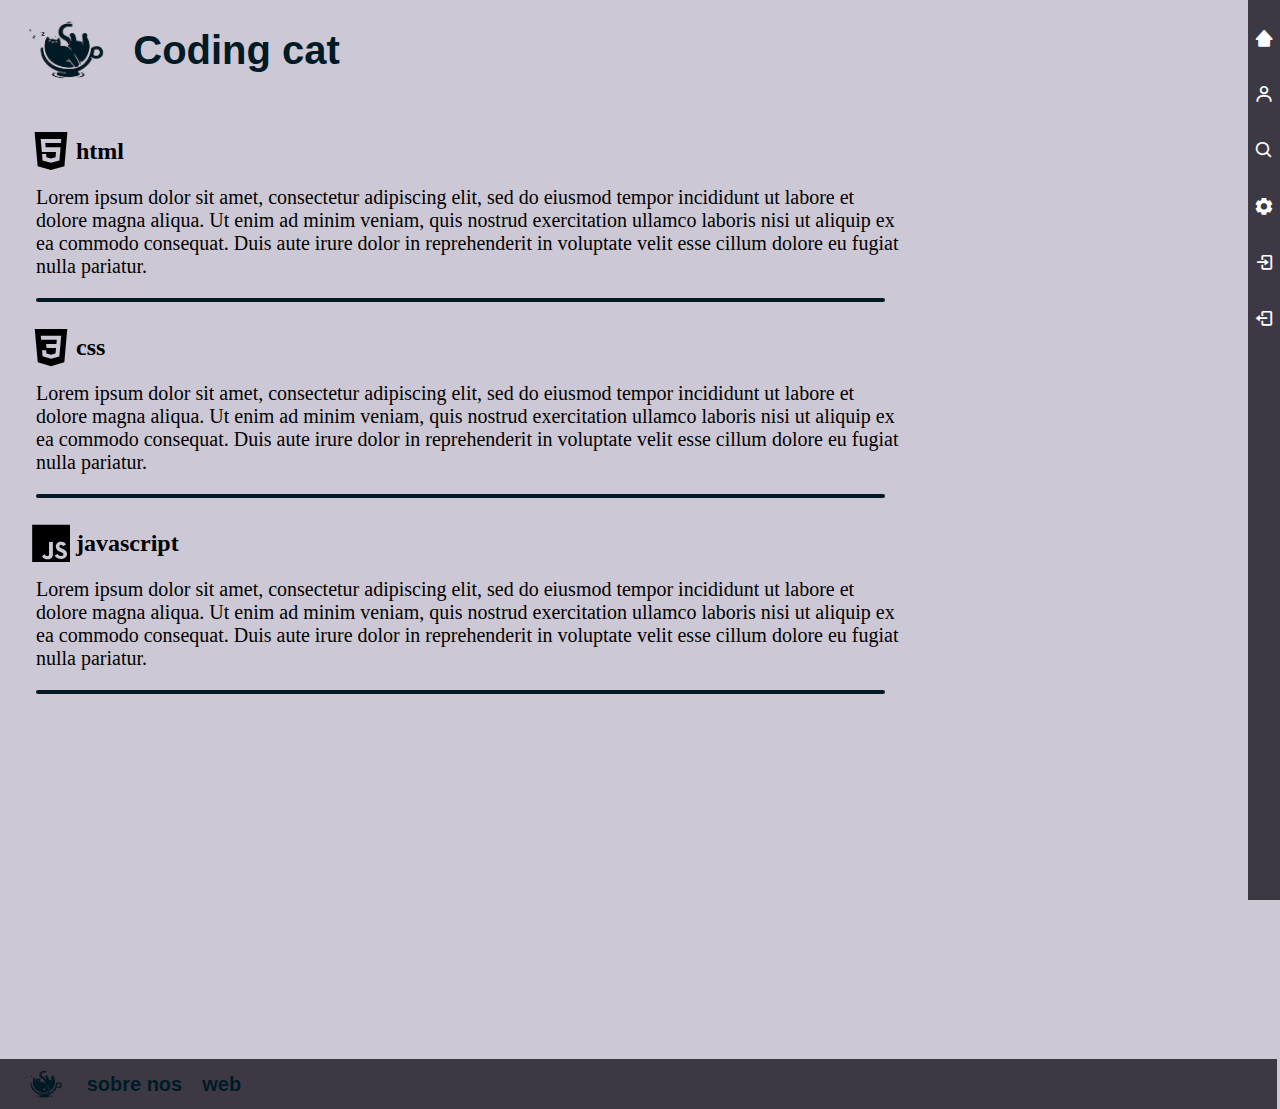
<file: atv1/index.html>
<!DOCTYPE html>
<html lang="pt-br">
<head>
    <meta charset="UTF-8">
    <meta name="viewport" content="width=device-width, initial-scale=1.0">
    <link rel="icon" type="image/png" sizes="32x32" href="Logo_for_cafe_COZY-removebg-preview.png">
    <link href='https://unpkg.com/boxicons@2.1.4/css/boxicons.min.css' rel='stylesheet'>
    <link rel="stylesheet" href="style.css">
    <title>Coding cat</title>
</head>
<header>
    <img src="Logo_for_cafe_COZY-removebg-preview.png" alt="logo">
    <p>Coding cat</p>
</header>
<body>
    <nav class="sidebar">  
    <ul class="list">
        <li class="list-iten">
            <a href="#">
                <i class='bx bxs-home-alt-2' ></i>
            </a>
        </li>
        <li class="list-iten">
            <a href="#">
                <i class='bx bx-user'></i>
            </a>
        </li>
        <li class="list-iten">
            <a href="#">
                <i class='bx bx-search' ></i>
            </a>
        </li>
        <li class="list-iten">
            <a href="#">
                <i class='bx bxs-cog'></i>
            </a>
        </li>
        <li class="list-iten ">
            <a href="#">
                <i class='bx bx-log-in'></i>
            </a>
        </li>
        <li class="list-iten ">
            <a href="#">
                <i class='bx bx-log-out' ></i>
            </a>
        </li>
    </ul>
</nav>
<main>
    <article>
        <section >
            <div class="html">
                <i class='bx bxl-html5'></i>
                <h2>html</h2>
            </div>
            <p>Lorem ipsum dolor sit amet, consectetur adipiscing elit, sed do eiusmod tempor incididunt ut labore et dolore magna aliqua. Ut enim ad minim veniam, quis nostrud exercitation ullamco laboris nisi ut aliquip ex ea commodo consequat. Duis aute irure dolor in reprehenderit in voluptate velit esse cillum dolore eu fugiat nulla pariatur.</p>
            <div id="sep"></div>
        </section>
        <section >
            <div class="html">
                <i class='bx bxl-css3' ></i>
                <h2>css</h2>
            </div>
            <p>Lorem ipsum dolor sit amet, consectetur adipiscing elit, sed do eiusmod tempor incididunt ut labore et dolore magna aliqua. Ut enim ad minim veniam, quis nostrud exercitation ullamco laboris nisi ut aliquip ex ea commodo consequat. Duis aute irure dolor in reprehenderit in voluptate velit esse cillum dolore eu fugiat nulla pariatur.</p>
            <div id="sep"></div>
        </section>
        
        <section >
            <div class="html">
                <i class='bx bxl-javascript' ></i>
                <h2>javascript</h2>
            </div>
            <p>Lorem ipsum dolor sit amet, consectetur adipiscing elit, sed do eiusmod tempor incididunt ut labore et dolore magna aliqua. Ut enim ad minim veniam, quis nostrud exercitation ullamco laboris nisi ut aliquip ex ea commodo consequat. Duis aute irure dolor in reprehenderit in voluptate velit esse cillum dolore eu fugiat nulla pariatur.</p>
        </section>
        <div id="sep"></div>
    </article>
    <article>
        <iframe width="560" height="315" src="https://www.youtube.com/embed/3oSIqIqzN3M?si=cXUkyAcaUUlOc0IJ" title="YouTube video player" frameborder="0" allow="accelerometer; autoplay; clipboard-write; encrypted-media; gyroscope; picture-in-picture; web-share" allowfullscreen></iframe>
        <iframe width="560" height="315" src="https://www.youtube.com/embed/LWU2OR19ZG4?si=ECjtLQC2d0N5F2ic" title="YouTube video player" frameborder="0" allow="accelerometer; autoplay; clipboard-write; encrypted-media; gyroscope; picture-in-picture; web-share" allowfullscreen></iframe>
    </article>
</main>
    <footer>
        <img src="Logo_for_cafe_COZY-removebg-preview.png" alt="logo">
        <a href="#"> sobre nos </a>
        <a href="#"> web </a>
    </footer>

</body>
</html>
</file>
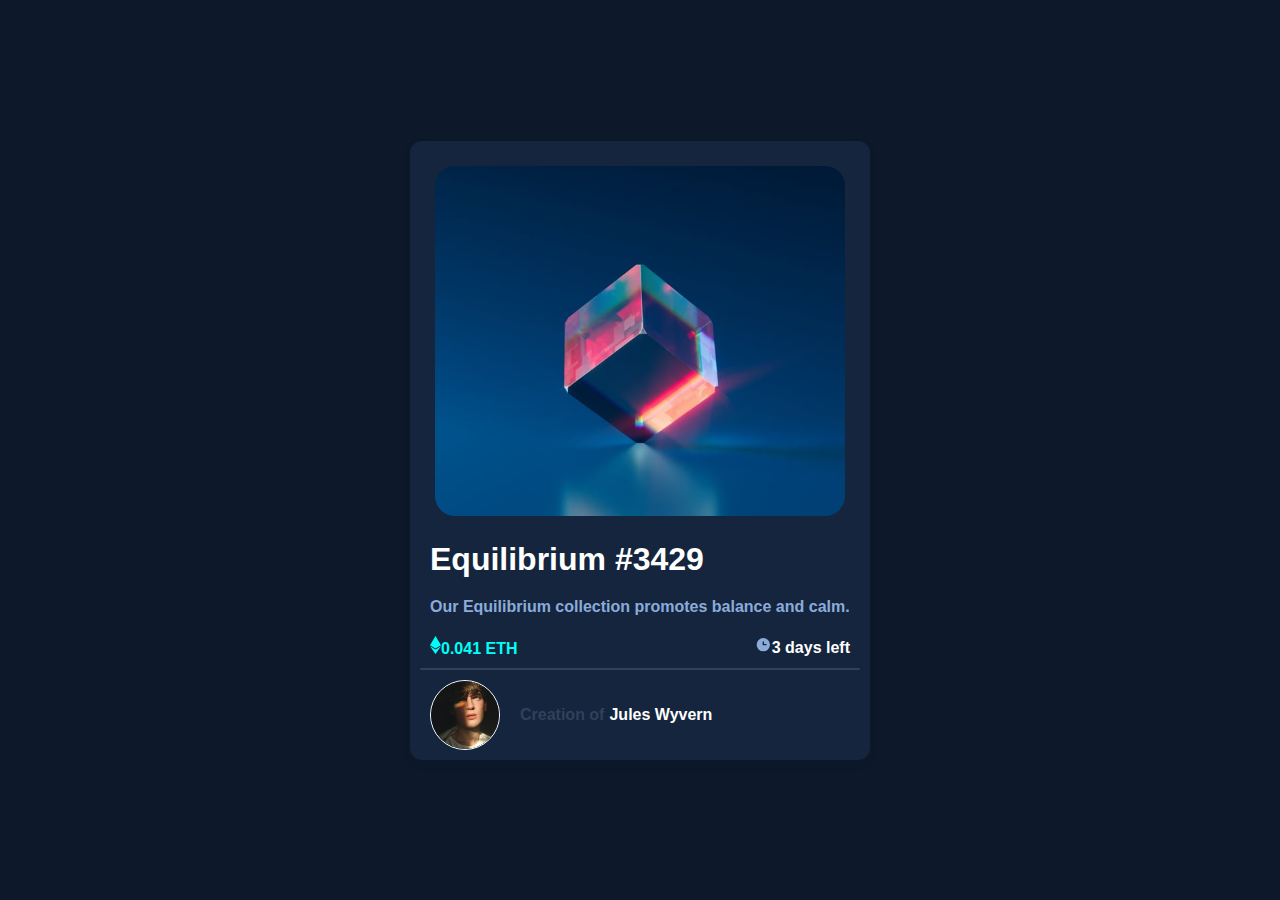
<file: nft-preview-card-component-main/index.html>
<!DOCTYPE html>
<html lang="en">
<head>
  <meta charset="UTF-8">
  <meta name="viewport" content="width=device-width, initial-scale=1.0"> <!-- displays site properly based on user's device -->

  <link rel="icon" type="image/png" sizes="32x32" href="./images/favicon-32x32.png">
  <link rel="stylesheet" href="style.css">
  
  <title>Frontend Mentor | NFT preview card component</title>
</head>
<body>
 <div class="card">
    <div class="img">
      <div class="overlay">
      </div>
    </div>
  <div class="text">
    <h1>Equilibrium #3429</h1>

    <p>Our Equilibrium collection promotes balance and calm.</p>
    <div class="group">
      <div>
        <img src="images/icon-ethereum.svg" alt=""><span class="eth">0.041 ETH</span> 
      </div>
      <div> 
       <img src="images/icon-clock.svg" alt="">3 days left</div> 
      </div>
    </div>
    <div id="sep"></div>
   <div class="photo">
      <img src="images/image-avatar.png" alt="">
      <span class=" Creation">Creation of</span> Jules Wyvern
   </div>
  </div>
</div>

</body>
</html>
</file>
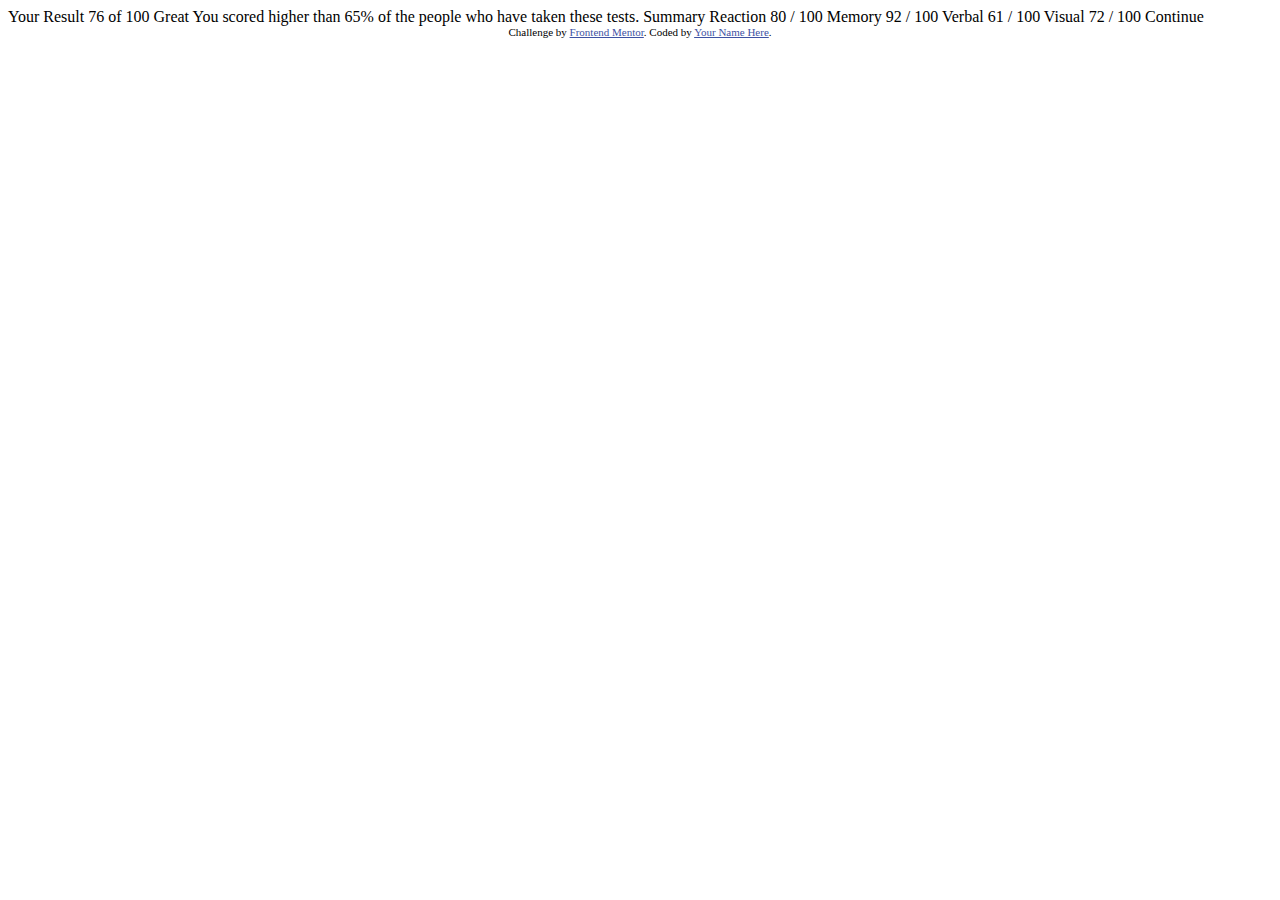
<file: results-summary-component-main/index.html>
<!DOCTYPE html>
<html lang="en">
<head>
  <meta charset="UTF-8">
  <meta name="viewport" content="width=device-width, initial-scale=1.0"> <!-- displays site properly based on user's device -->

  <link rel="icon" type="image/png" sizes="32x32" href="./assets/images/favicon-32x32.png">
  
  <title>Frontend Mentor | Results summary component</title>

  <!-- Feel free to remove these styles or customise in your own stylesheet 👍 -->
  <style>
    .attribution { font-size: 11px; text-align: center; }
    .attribution a { color: hsl(228, 45%, 44%); }
  </style>
</head>
<body>

  Your Result
  76
  of 100

  Great
  You scored higher than 65% of the people who have taken these tests.
  
  Summary

  Reaction
  80 / 100

  Memory
  92 / 100

  Verbal
  61 / 100

  Visual
  72 / 100

  Continue
  
  <div class="attribution">
    Challenge by <a href="https://www.frontendmentor.io?ref=challenge" target="_blank">Frontend Mentor</a>. 
    Coded by <a href="#">Your Name Here</a>.
  </div>
</body>
</html>
</file>
<file: atv1/style.css>
*{
padding: 0;
margin: 0;
 list-style: none;

}
body{
    background-color: #CDC8D5;
}

header{
    display: flex;
    height: 100px;
    width: 100%;
    text-align: center;
}
header p{
    font-family: Verdana, Geneva, Tahoma, sans-serif;
    font-size: 40px;
    color: #001b26;
    font-weight: bold;
    align-self: center;
}
main{
    padding: 1em;
}
article p{
    width: 70%;
    padding-left: 20px;
    margin-top: 10px;
    font-size: 20px;
}
article i{
    padding-left: 10px;
    font-size: 50px;
}
body footer{
    display: flex;
    padding-left: 10px ;
    bottom: 0;
    color: white;
    text-align: center;
    width: 99%;
    line-height: 50px;
    background-color: #3D3944;
}

article iframe{
    width: 33%;
    padding-left: 20px;
    margin-top: 10px;
    font-size: 20px;
}
footer{
    display: flex;
     height: 50px;  
    width: 100%;
    text-align: center;
}

footer a{
    font-family: Verdana, Geneva, Tahoma, sans-serif;
    margin: 10px;
    text-decoration: none;
    font-size: 20px;
    color: #001b26;
    font-weight: bold;
    align-self: center;
}
::-webkit-scrollbar {
    width: 10px; 
}
::-webkit-scrollbar-track {
    background: #3D3944; 
}
::-webkit-scrollbar-thumb {
    background: #3D3944; 
    border-radius: 5px; 
}
::-webkit-scrollbar-button:start {
    background-color: #3D3944; 
    display: block; 
}
::-webkit-scrollbar-button:end {
    background-color: #3D3944;
    display: block; 
}
#sep{
    width: 68%;
    height: 4px;
    border-radius: 12px;
    margin: 20px;
    background-color: #001b26;
}
.html {
    margin-top: 10px;
    display: flex;
    align-items: center;
}
.sidebar{
    position: fixed;
    height: 100%;
    top: 0;
    right: 0;
    padding: 0px 6px;
   background-color:#3D3944;
}
.sidebar .list{
    display: flex;
    flex-direction: column;
    margin-top: 10px;
}
.list .list-iten{
    width: 100%;
    margin: 13px 0;
}
.list .list-iten a {
    font-size: 20px;
    color: white;

}
.list .list-iten a i {
    text-align: center;
    line-height: 30px;
}
</file>
<file: nft-preview-card-component-main/style.css>
@import url(https://fonts.google.com/specimen/Outfit);

:root{
    --Softblue: hsl(215, 51%, 70%);
    --cyan: hsl(178, 100%, 50%);
    --Verydarkblue: hsl(217, 54%, 11%);
    --VerydarkblueCARD: hsl(216, 50%, 16%);
    --VerydarkblueLINE: hsl(215, 32%, 27%);
    --White: hsl(0, 0%, 100%);
}


*{
    padding: 0;
    margin: 0;
    box-sizing: border-box;
    font-family: "outfit", sans-serif;
    color: var(--White);
}

body{
    font-family: 'specimen';
    background-color: var(--Verydarkblue);
    display: flex;
    height: 100vh;
    justify-content: center;
    align-items: center;
    flex-direction: column;
    Font-size: (paragraph) 18px;
    font-weight: 600;
}

.text{
    padding: 0 20px 0 20px;
}
p{
    margin-top: 20px;
    color: var(--Softblue);
}
#sep{
    height: 2px;
    border-radius: 12px;
    margin: 10px;
    background-color: var(--VerydarkblueLINE);
}
.card {
    background-color: var(--VerydarkblueCARD);
    height: fit-content;
    width:fit-content;
    display: flex;
    flex-direction: column;
    border-radius: 12px;
    overflow: hidden; /* Certifique-se de que o overflow esteja escondido para que a imagem não apareça fora do contêiner */
    box-shadow: 0px 4px 8px rgba(0, 0, 0, 0.1); /* Adicione sombra para efeito visual */
}

.img{
    background-image: url(images/image-equilibrium.jpg);
    background-position: center;
    background-size: cover;
    background-repeat: no-repeat;
    width: 410px;
    height: 350px;
    margin: 25px;
    border-radius: 20px;
    background-color: aqua;
    position: relative;
}

.overlay{
    background-image: url(images/icon-view.svg);
    background-position: center;
    background-repeat: no-repeat;
    border-radius: inherit;
    position: absolute;
    top: 0;
    left: 0;
    background-color: var(--cyan);
    width: 100%;
    height: 100%;
    opacity: 0;
    transition: 0.5s ;
}
.overlay:hover{
    opacity: 0.5;
}



.photo{
    margin-bottom: 10px;
    padding-left: 20px;
    display: flex;
    align-items: center;
  
}
.photo img {
    margin-right: 10px;
    height: 70px;
    border-radius: 100%;
    border: 1px solid White;
}
.Creation{
    padding: 0px 5px 0px 10px;
    color: var(--VerydarkblueLINE);
}

.group{
    display: flex;
    margin-top: 20px;
    justify-content: space-between;

}

.eth{
    color: var(--cyan);
}
</file>
